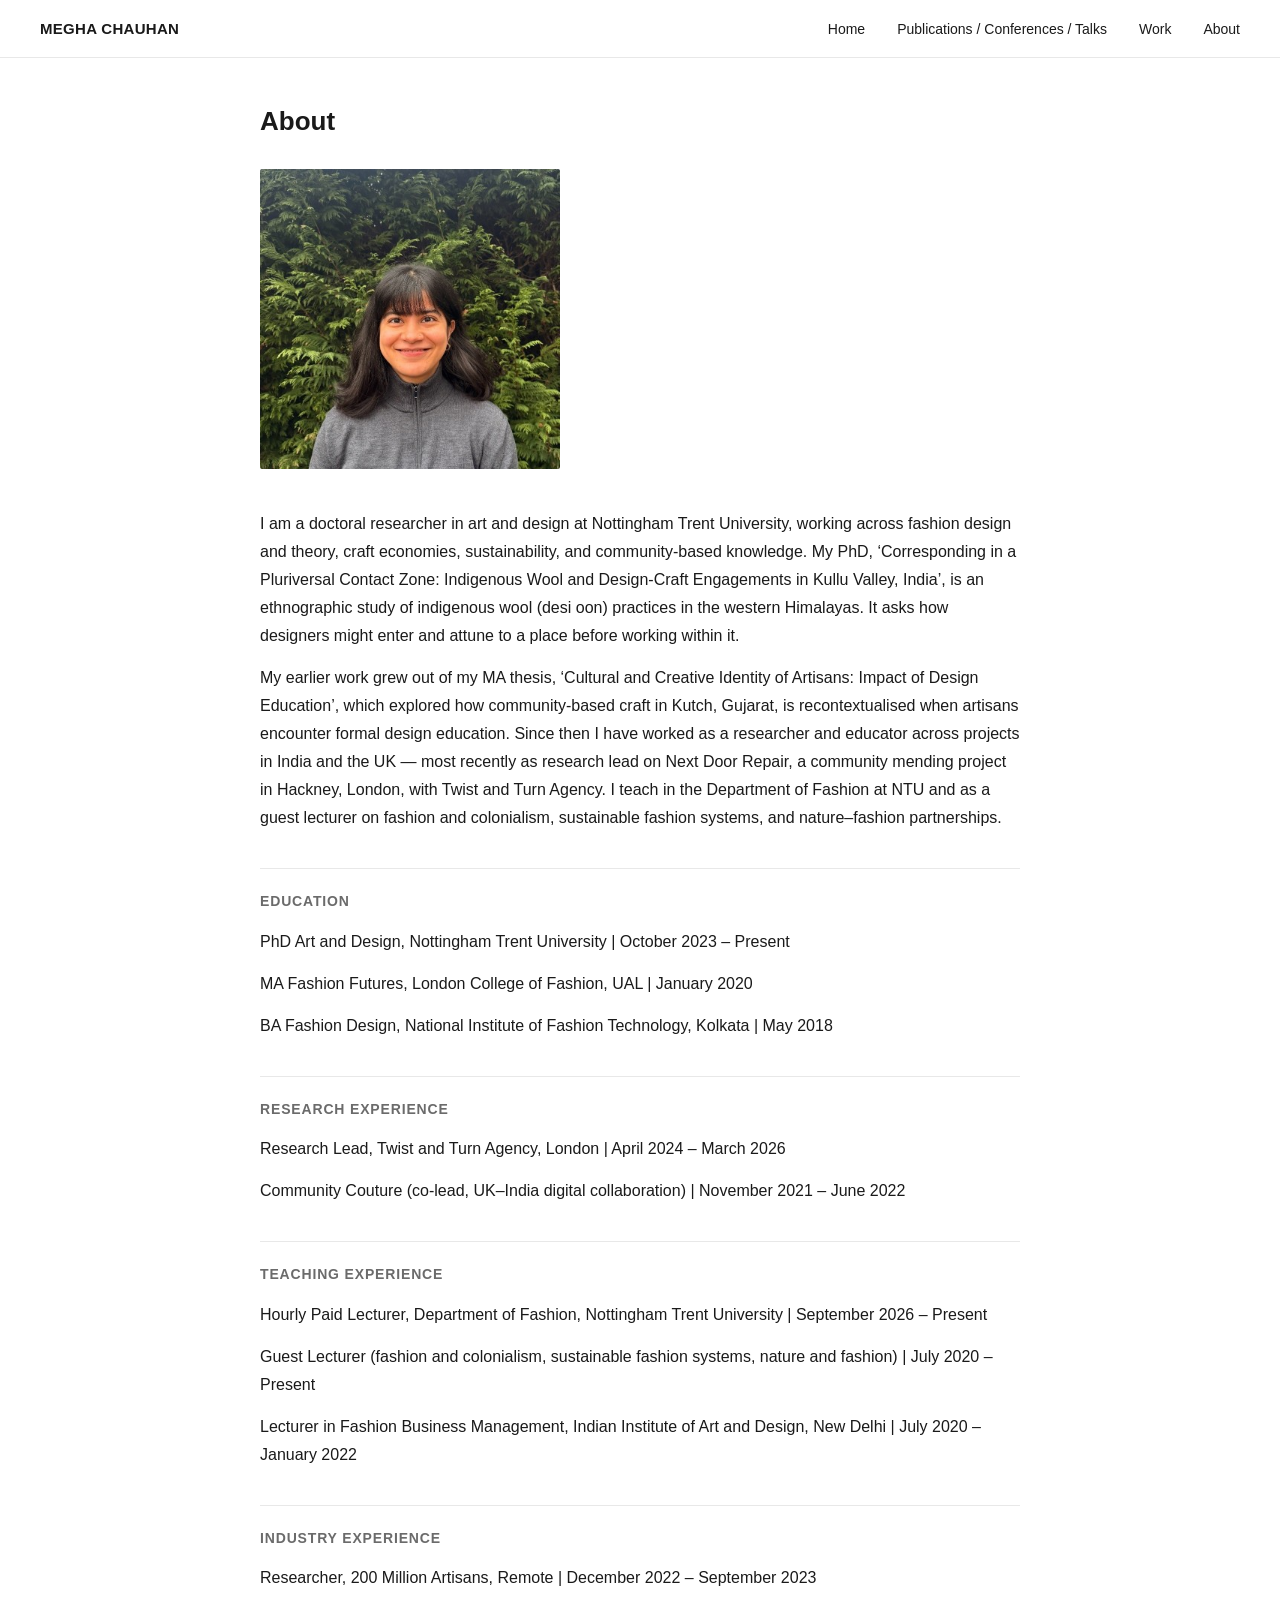
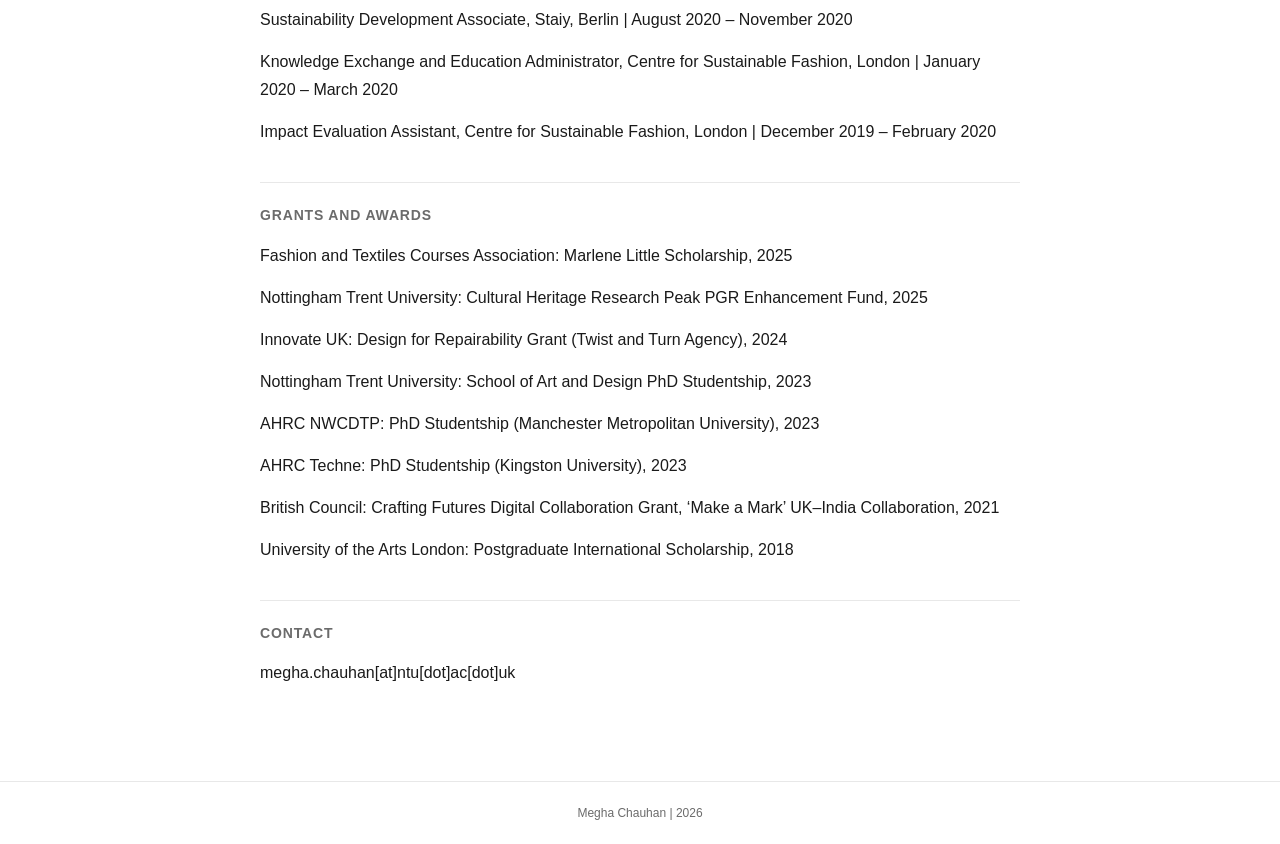
<file: about.html>
<!DOCTYPE html>
<html lang="en">
<head>
<meta charset="UTF-8">
<meta name="viewport" content="width=device-width, initial-scale=1, minimum-scale=1">
<title>About | Megha Chauhan</title>
<link rel="stylesheet" href="style.css">
</head>
<body>

<header>
  <a class="logo" href="index.html">MEGHA CHAUHAN</a>
  <nav>
    <ul>
      <li><a href="index.html">Home</a></li>
      <li><a href="publications.html">Publications / Conferences / Talks</a></li>
      <li class="has-dropdown">
        <a href="index.html">Work</a>
        <div class="dropdown">
          <a href="work/make-a-mark.html">Make a Mark: Community Couture</a>
          <a href="work/ma-thesis.html">MA Thesis: Cultural and Creative Identity of Artisans</a>
          <a href="work/rgb.html">RGB: A New Gender</a>
          <a href="work/derm.html">Derm</a>
          <a href="work/walthamstow.html">Walthamstow Clothing, Community and Stories</a>
          <a href="work/these-r-mine.html">These 'R' Mine</a>
          <a href="work/begumpur.html">Begumpur Craft Cluster</a>
          <a href="work/not-about-love.html">Not About Love</a>
          <a href="work/internship.html">Industry Internship</a>
          <a href="work/collage.html">Mixed Media Art/Collage</a>
        </div>
      </li>
      <li><a href="about.html">About</a></li>
    </ul>
  </nav>
</header>

<main>
  <div class="page-header"><h1>About</h1></div>
  <div class="page-body">
    <img class="about-portrait" src="portrait.jpg" alt="Megha Chauhan">

    <p>I am a doctoral researcher in art and design at Nottingham Trent University, working across fashion design and theory, craft economies, sustainability, and community-based knowledge. My PhD, &lsquo;Corresponding in a Pluriversal Contact Zone: Indigenous Wool and Design-Craft Engagements in Kullu Valley, India&rsquo;, is an ethnographic study of indigenous wool (desi oon) practices in the western Himalayas. It asks how designers might enter and attune to a place before working within it.</p>

    <p>My earlier work grew out of my MA thesis, &lsquo;Cultural and Creative Identity of Artisans: Impact of Design Education&rsquo;, which explored how community-based craft in Kutch, Gujarat, is recontextualised when artisans encounter formal design education. Since then I have worked as a researcher and educator across projects in India and the UK &mdash; most recently as research lead on Next Door Repair, a community mending project in Hackney, London, with Twist and Turn Agency. I teach in the Department of Fashion at NTU and as a guest lecturer on fashion and colonialism, sustainable fashion systems, and nature&ndash;fashion partnerships.</p>

    <h2>EDUCATION</h2>
    <p>PhD Art and Design, Nottingham Trent University | October 2023 &ndash; Present</p>
    <p>MA Fashion Futures, London College of Fashion, UAL | January 2020</p>
    <p>BA Fashion Design, National Institute of Fashion Technology, Kolkata | May 2018</p>

    <h2>RESEARCH EXPERIENCE</h2>
    <p>Research Lead, Twist and Turn Agency, London | April 2024 &ndash; March 2026</p>
    <p>Community Couture (co-lead, UK&ndash;India digital collaboration) | November 2021 &ndash; June 2022</p>

    <h2>TEACHING EXPERIENCE</h2>
    <p>Hourly Paid Lecturer, Department of Fashion, Nottingham Trent University | September 2026 &ndash; Present</p>
    <p>Guest Lecturer (fashion and colonialism, sustainable fashion systems, nature and fashion) | July 2020 &ndash; Present</p>
    <p>Lecturer in Fashion Business Management, Indian Institute of Art and Design, New Delhi | July 2020 &ndash; January 2022</p>

    <h2>INDUSTRY EXPERIENCE</h2>
    <p>Researcher, 200 Million Artisans, Remote | December 2022 &ndash; September 2023</p>
    <p>Sustainability Development Associate, Staiy, Berlin | August 2020 &ndash; November 2020</p>
    <p>Knowledge Exchange and Education Administrator, Centre for Sustainable Fashion, London | January 2020 &ndash; March 2020</p>
    <p>Impact Evaluation Assistant, Centre for Sustainable Fashion, London | December 2019 &ndash; February 2020</p>

    <h2>GRANTS AND AWARDS</h2>
    <p>Fashion and Textiles Courses Association: Marlene Little Scholarship, 2025</p>
    <p>Nottingham Trent University: Cultural Heritage Research Peak PGR Enhancement Fund, 2025</p>
    <p>Innovate UK: Design for Repairability Grant (Twist and Turn Agency), 2024</p>
    <p>Nottingham Trent University: School of Art and Design PhD Studentship, 2023</p>
    <p>AHRC NWCDTP: PhD Studentship (Manchester Metropolitan University), 2023</p>
    <p>AHRC Techne: PhD Studentship (Kingston University), 2023</p>
    <p>British Council: Crafting Futures Digital Collaboration Grant, &lsquo;Make a Mark&rsquo; UK&ndash;India Collaboration, 2021</p>
    <p>University of the Arts London: Postgraduate International Scholarship, 2018</p>

    <h2>CONTACT</h2>
    <p>megha.chauhan[at]ntu[dot]ac[dot]uk</p>
  </div>
</main>

<footer>Megha Chauhan | 2026</footer>

</body>
</html>
</file>
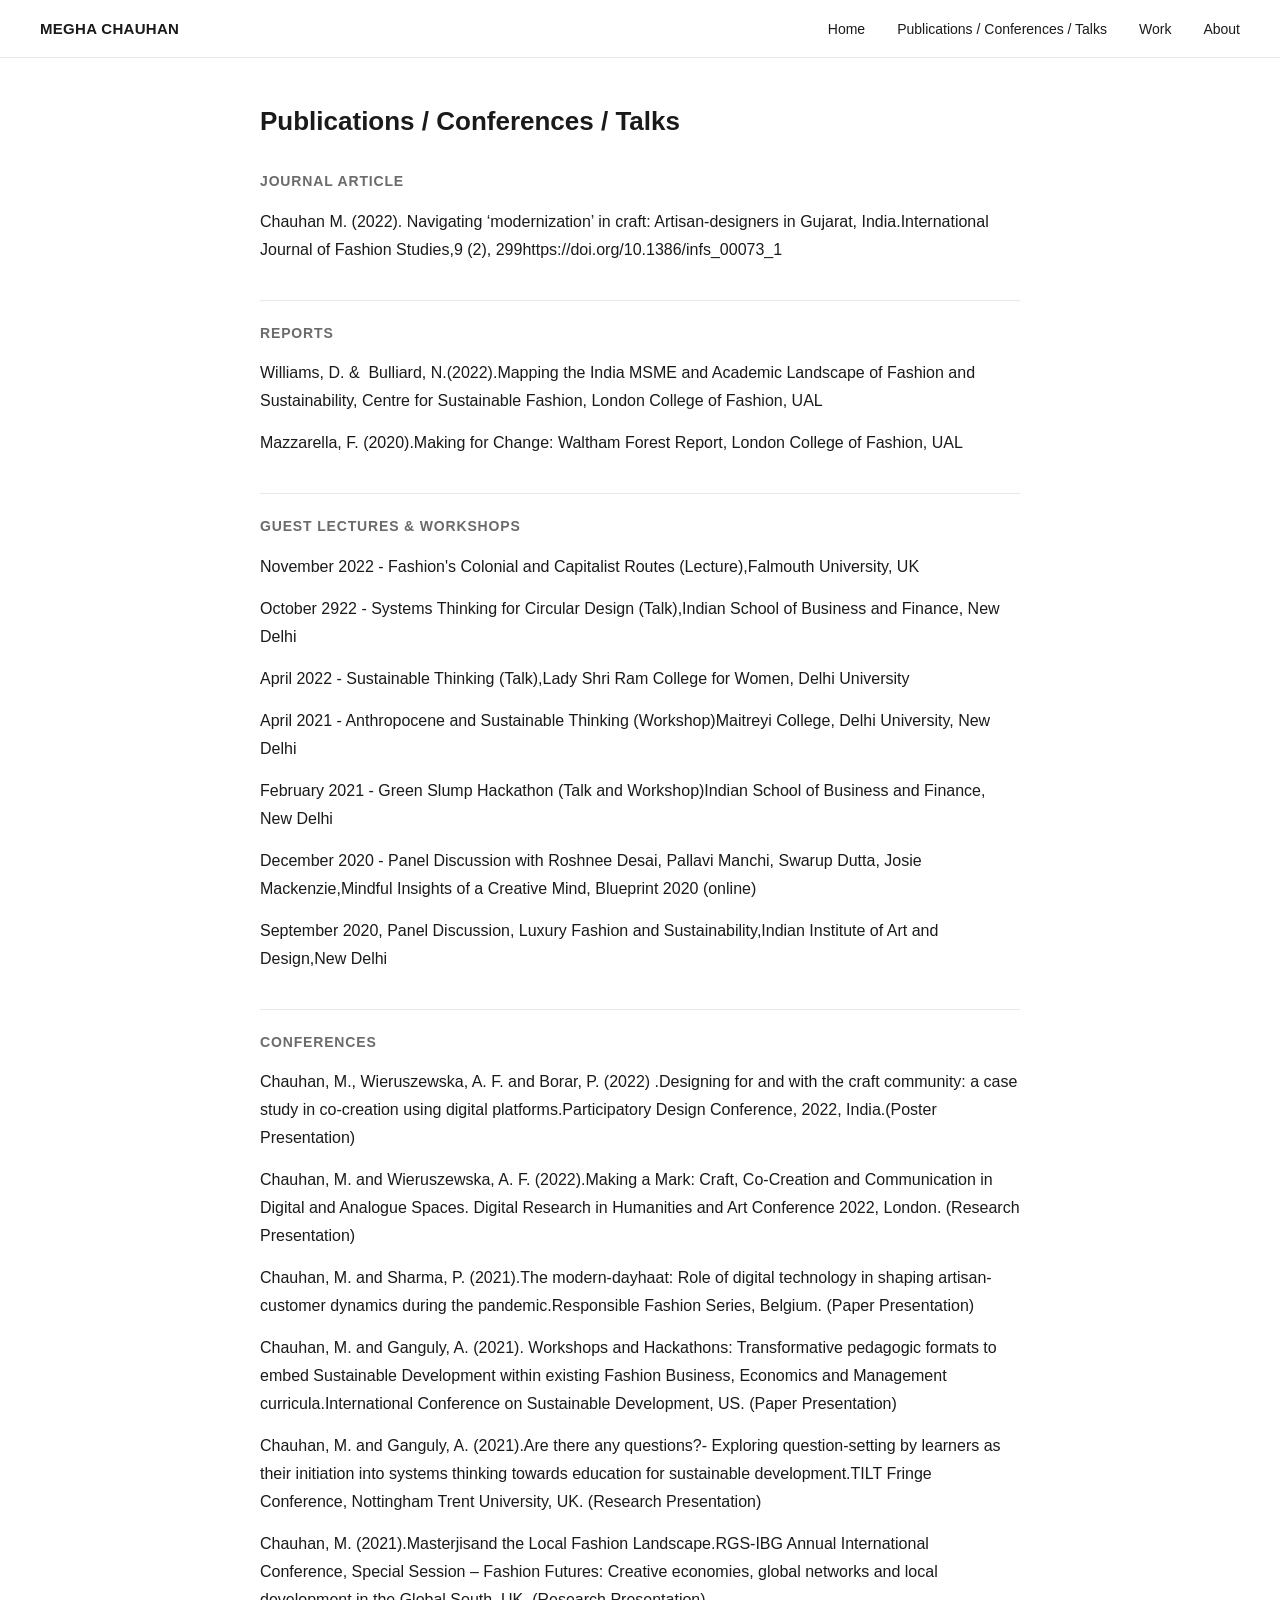
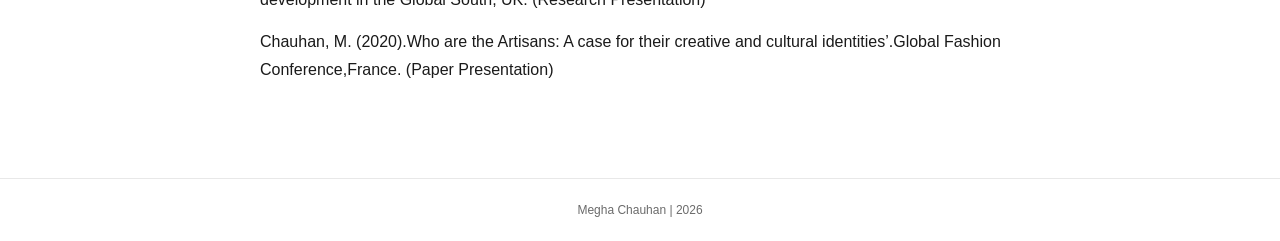
<file: publications.html>
<!DOCTYPE html>
<html lang="en">
<head>
<meta charset="UTF-8">
<meta name="viewport" content="width=device-width, initial-scale=1, minimum-scale=1">
<title>Publications / Conferences / Talks | Megha Chauhan</title>
<link rel="stylesheet" href="style.css">
</head>
<body>

<header>
  <a class="logo" href="index.html">MEGHA CHAUHAN</a>
  <nav>
    <ul>
      <li><a href="index.html">Home</a></li>
      <li><a href="publications.html">Publications / Conferences / Talks</a></li>
      <li class="has-dropdown">
        <a href="index.html">Work</a>
        <div class="dropdown">
          <a href="work/make-a-mark.html">Make a Mark: Community Couture</a>
          <a href="work/ma-thesis.html">MA Thesis: Cultural and Creative Identity of Artisans</a>
          <a href="work/rgb.html">RGB: A New Gender</a>
          <a href="work/derm.html">Derm</a>
          <a href="work/walthamstow.html">Walthamstow Clothing, Community and Stories</a>
          <a href="work/these-r-mine.html">These 'R' Mine</a>
          <a href="work/begumpur.html">Begumpur Craft Cluster</a>
          <a href="work/not-about-love.html">Not About Love</a>
          <a href="work/internship.html">Industry Internship</a>
          <a href="work/collage.html">Mixed Media Art/Collage</a>
        </div>
      </li>
      <li><a href="about.html">About</a></li>
    </ul>
  </nav>
</header>

<main>
  <div class="page-header"><h1>Publications / Conferences / Talks</h1></div>
  <div class="page-body">
    <h2>Journal Article</h2>
<p>Chauhan M. (2022). Navigating ‘modernization’ in craft: Artisan-designers in Gujarat, India.International Journal of Fashion Studies,9 (2), 299https://doi.org/10.1386/infs_00073_1</p>
<h2>Reports</h2>
<p>Williams, D. &amp;  Bulliard, N.(2022).Mapping the India MSME and Academic Landscape of Fashion and Sustainability, Centre for Sustainable Fashion, London College of Fashion, UAL</p>
<p>Mazzarella, F. (2020).Making for Change: Waltham Forest Report, London College of Fashion, UAL</p>
<h2>Guest Lectures &amp; Workshops</h2>
<p>November 2022 - Fashion&#x27;s Colonial and Capitalist Routes (Lecture),Falmouth University, UK</p>
<p>October 2922 - Systems Thinking for Circular Design (Talk),Indian School of Business and Finance, New Delhi</p>
<p>April 2022 - Sustainable Thinking (Talk),Lady Shri Ram College for Women, Delhi University</p>
<p>April 2021 - Anthropocene and Sustainable Thinking (Workshop)Maitreyi College, Delhi University, New Delhi</p>
<p>February 2021 - Green Slump Hackathon (Talk and Workshop)Indian School of Business and Finance, New Delhi</p>
<p>December 2020 - Panel Discussion with Roshnee Desai, Pallavi Manchi, Swarup Dutta, Josie Mackenzie,Mindful Insights of a Creative Mind, Blueprint 2020 (online)</p>
<p>September 2020, Panel Discussion, Luxury Fashion and Sustainability,Indian Institute of Art and Design,New Delhi</p>
<h2>Conferences</h2>
<p>Chauhan, M., Wieruszewska, A. F. and Borar, P. (2022) .Designing for and with the craft community: a case study in co-creation using digital platforms.Participatory Design Conference, 2022, India.(Poster Presentation)</p>
<p>Chauhan, M. and Wieruszewska, A. F. (2022).Making a Mark: Craft, Co-Creation and Communication in Digital and Analogue Spaces. Digital Research in Humanities and Art Conference 2022, London. (Research Presentation)</p>
<p>Chauhan, M. and Sharma, P. (2021).The modern-dayhaat: Role of digital technology in shaping artisan-customer dynamics during the pandemic.Responsible Fashion Series, Belgium. (Paper Presentation)</p>
<p>Chauhan, M. and Ganguly, A. (2021). Workshops and Hackathons: Transformative pedagogic formats to embed Sustainable Development within existing Fashion Business, Economics and Management curricula.International Conference on Sustainable Development, US. (Paper Presentation)</p>
<p>Chauhan, M. and Ganguly, A. (2021).Are there any questions?- Exploring question-setting by learners as their initiation into systems thinking towards education for sustainable development.TILT Fringe Conference, Nottingham Trent University, UK. (Research Presentation)</p>
<p>Chauhan, M. (2021).Masterjisand the Local Fashion Landscape.RGS-IBG Annual International Conference, Special Session – Fashion Futures: Creative economies, global networks and local development in the Global South, UK. (Research Presentation)</p>
<p>Chauhan, M. (2020).Who are the Artisans: A case for their creative and cultural identities’.Global Fashion Conference,France. (Paper Presentation)</p>
  </div>
</main>

<footer>Megha Chauhan | 2026</footer>

</body>
</html>
</file>
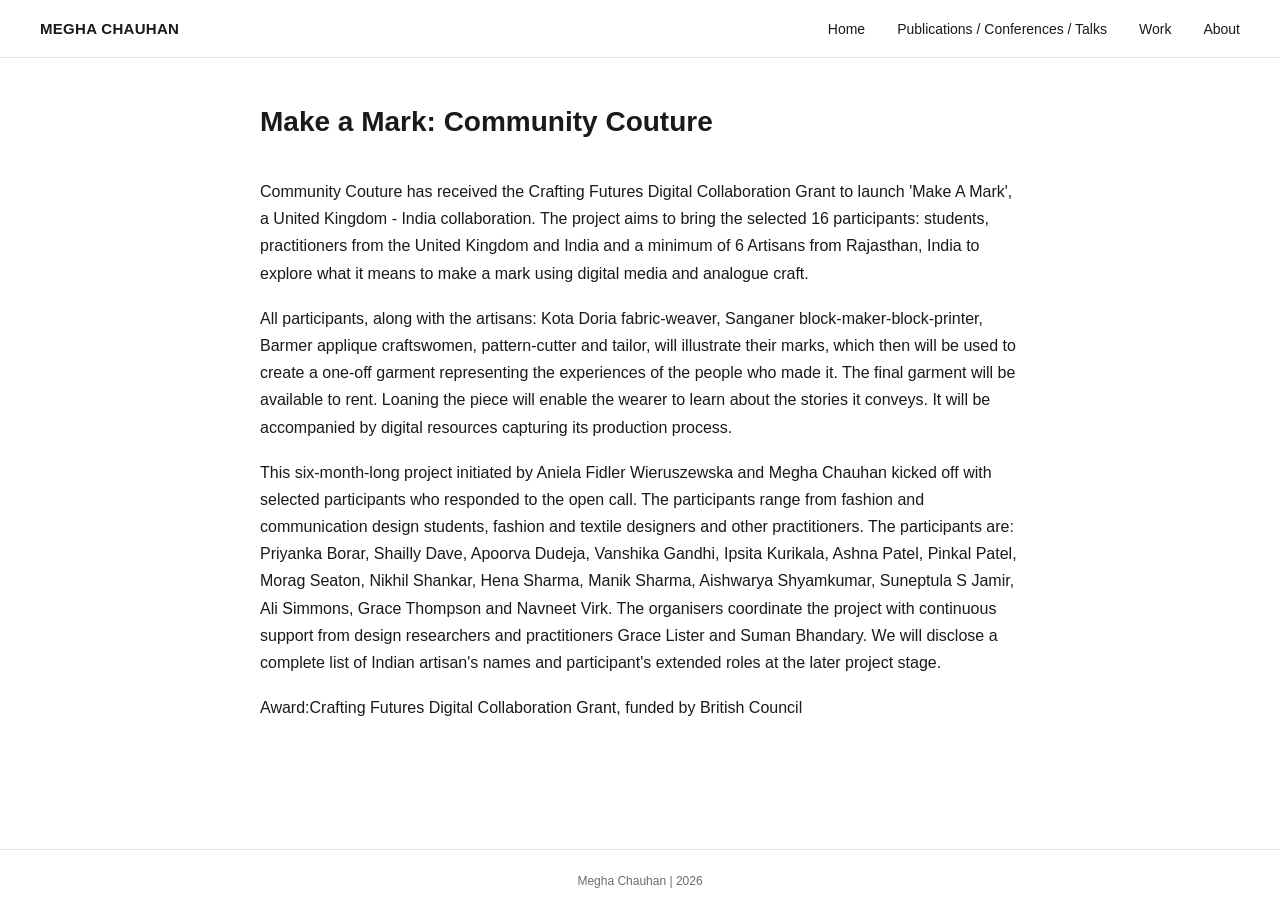
<file: work/make-a-mark.html>
<!DOCTYPE html>
<html lang="en">
<head>
<meta charset="UTF-8">
<meta name="viewport" content="width=device-width, initial-scale=1, minimum-scale=1">
<title>Make a Mark: Community Couture | Megha Chauhan</title>
<link rel="stylesheet" href="../style.css">
</head>
<body>

<header>
  <a class="logo" href="../index.html">MEGHA CHAUHAN</a>
  <nav>
    <ul>
      <li><a href="../index.html">Home</a></li>
      <li><a href="../publications.html">Publications / Conferences / Talks</a></li>
      <li class="has-dropdown">
        <a href="../index.html">Work</a>
        <div class="dropdown">
          <a href="../work/make-a-mark.html">Make a Mark: Community Couture</a>
          <a href="../work/ma-thesis.html">MA Thesis: Cultural and Creative Identity of Artisans</a>
          <a href="../work/rgb.html">RGB: A New Gender</a>
          <a href="../work/derm.html">Derm</a>
          <a href="../work/walthamstow.html">Walthamstow Clothing, Community and Stories</a>
          <a href="../work/these-r-mine.html">These 'R' Mine</a>
          <a href="../work/begumpur.html">Begumpur Craft Cluster</a>
          <a href="../work/not-about-love.html">Not About Love</a>
          <a href="../work/internship.html">Industry Internship</a>
          <a href="../work/collage.html">Mixed Media Art/Collage</a>
        </div>
      </li>
      <li><a href="../about.html">About</a></li>
    </ul>
  </nav>
</header>

<main>
  <div class="article-header">
    <h1>Make a Mark: Community Couture</h1>
    
  </div>
  <div class="article-body">
    <p>Community Couture has received the Crafting Futures Digital Collaboration Grant to launch &#x27;Make A Mark&#x27;, a United Kingdom - India collaboration. The project aims to bring the selected 16 participants: students, practitioners from the United Kingdom and India and a minimum of 6 Artisans from Rajasthan, India to explore what it means to make a mark using digital media and analogue craft.</p>
    <p>All participants, along with the artisans: Kota Doria fabric-weaver, Sanganer block-maker-block-printer, Barmer applique craftswomen, pattern-cutter and tailor, will illustrate their marks, which then will be used to create a one-off garment representing the experiences of the people who made it. The final garment will be available to rent. Loaning the piece will enable the wearer to learn about the stories it conveys. It will be accompanied by digital resources capturing its production process.</p>
    <p>This six-month-long project initiated by Aniela Fidler Wieruszewska and Megha Chauhan kicked off with selected participants who responded to the open call. The participants range from fashion and communication design students, fashion and textile designers and other practitioners. The participants are: Priyanka Borar, Shailly Dave, Apoorva Dudeja, Vanshika Gandhi, Ipsita Kurikala, Ashna Patel, Pinkal Patel, Morag Seaton, Nikhil Shankar, Hena Sharma, Manik Sharma, Aishwarya Shyamkumar, Suneptula S Jamir, Ali Simmons, Grace Thompson and Navneet Virk. The organisers coordinate the project with continuous support from design researchers and practitioners Grace Lister and Suman Bhandary. We will disclose a complete list of Indian artisan&#x27;s names and participant&#x27;s extended roles at the later project stage.</p>
    <p>Award:Crafting Futures Digital Collaboration Grant, funded by British Council</p>
  </div>
  
</main>

<footer>Megha Chauhan | 2026</footer>

</body>
</html>
</file>
<file: style.css>
:root{
  --ink:#1a1a1a;
  --muted:#6b6b6b;
  --bg:#ffffff;
  --line:#e8e8e8;
  --gap: 28px;
}
*{box-sizing:border-box;}
body{
  margin:0;
  background:var(--bg);
  color:var(--ink);
  font-family: -apple-system, "Helvetica Neue", Arial, sans-serif;
  -webkit-font-smoothing:antialiased;
}

/* --- Header / Nav --- */
header{
  display:flex;
  align-items:center;
  justify-content:space-between;
  padding: 20px 40px;
  border-bottom:1px solid var(--line);
  position:sticky;
  top:0;
  background:rgba(255,255,255,0.92);
  backdrop-filter: blur(6px);
  z-index:10;
}
.logo{
  font-weight:600;
  font-size:15px;
  letter-spacing:0.02em;
  text-decoration:none;
  color:var(--ink);
}
nav ul{
  list-style:none;
  display:flex;
  gap:32px;
  margin:0;
  padding:0;
  font-size:14px;
}
nav a{
  text-decoration:none;
  color:var(--ink);
  position:relative;
}
nav a:hover{ color:var(--muted); }
.has-dropdown{ position:relative; }
.dropdown{
  display:none;
  position:absolute;
  top:24px;
  left:0;
  background:#fff;
  border:1px solid var(--line);
  padding:10px 0;
  min-width:280px;
  box-shadow:0 8px 24px rgba(0,0,0,0.06);
}
.has-dropdown:hover .dropdown{ display:block; }
.dropdown a{
  display:block;
  padding:8px 18px;
  font-size:13px;
  color:var(--ink);
}
.dropdown a:hover{ background:#f7f7f7; }

/* --- Grid gallery (homepage) --- */
main{ padding: 48px 40px 80px; max-width: 1100px; margin: 0 auto; }
.grid{
  display:grid;
  grid-template-columns: repeat(3, 1fr);
  gap: var(--gap);
}
@media (max-width: 900px){ .grid{ grid-template-columns: repeat(2,1fr);} }
@media (max-width: 560px){ .grid{ grid-template-columns: 1fr;} }

.tile{ text-decoration:none; color:var(--ink); display:block; }
.thumb{
  width:100%;
  aspect-ratio: 4/3;
  border-radius:2px;
  overflow:hidden;
  background:#f0efec;
  display:flex;
  align-items:center;
  justify-content:center;
  position:relative;
}
.thumb .placeholder-label{
  font-size:12px;
  color:#b3b0aa;
  letter-spacing:0.08em;
  text-transform:uppercase;
}
.thumb img{
  width:100%; height:100%; object-fit:cover;
  transition: transform .5s ease;
}
.tile:hover img{ transform: scale(1.03); }

.caption{
  margin-top:10px;
  font-style:italic;
  font-size:14px;
  color:var(--muted);
}

/* --- Project / article pages --- */
.article-header{
  max-width: 760px;
  margin: 0 auto 40px;
}
.article-header h1{
  font-size: 28px;
  margin: 0 0 8px;
  font-weight:600;
}
.article-header .meta{
  font-size:13px;
  color:var(--muted);
  font-style:italic;
}
.article-body{
  max-width: 760px;
  margin: 0 auto 48px;
  font-size:16px;
  line-height:1.7;
}
.article-body p{ margin: 0 0 18px; }

.gallery{
  display:grid;
  grid-template-columns: repeat(2, 1fr);
  gap: var(--gap);
  max-width: 1000px;
  margin: 0 auto;
}
@media (max-width: 700px){ .gallery{ grid-template-columns: 1fr; } }
.gallery figure{
  margin:0;
}
.gallery .thumb{ aspect-ratio: auto; }
.gallery img{
  width:100%;
  display:block;
  border-radius:2px;
}

/* --- Simple content pages (About / Publications) --- */
.page-header{
  max-width: 760px;
  margin: 0 auto 32px;
}
.page-header h1{
  font-size: 26px;
  font-weight:600;
  margin:0;
}
.page-body{
  max-width: 760px;
  margin: 0 auto;
  font-size:16px;
  line-height:1.75;
}
.page-body h2{
  font-size:14px;
  letter-spacing:0.06em;
  text-transform:uppercase;
  color:var(--muted);
  margin: 36px 0 14px;
  border-top:1px solid var(--line);
  padding-top: 20px;
}
.page-body h2:first-child{ border-top:none; padding-top:0; margin-top:0; }
.page-body p{ margin:0 0 14px; }
.page-body a{ color:var(--ink); }

.about-portrait{
  max-width: 300px;
  border-radius:2px;
  margin: 0 0 32px;
}

footer{
  padding:24px 40px;
  border-top:1px solid var(--line);
  font-size:12px;
  color:var(--muted);
  text-align:center;
}
</file>
